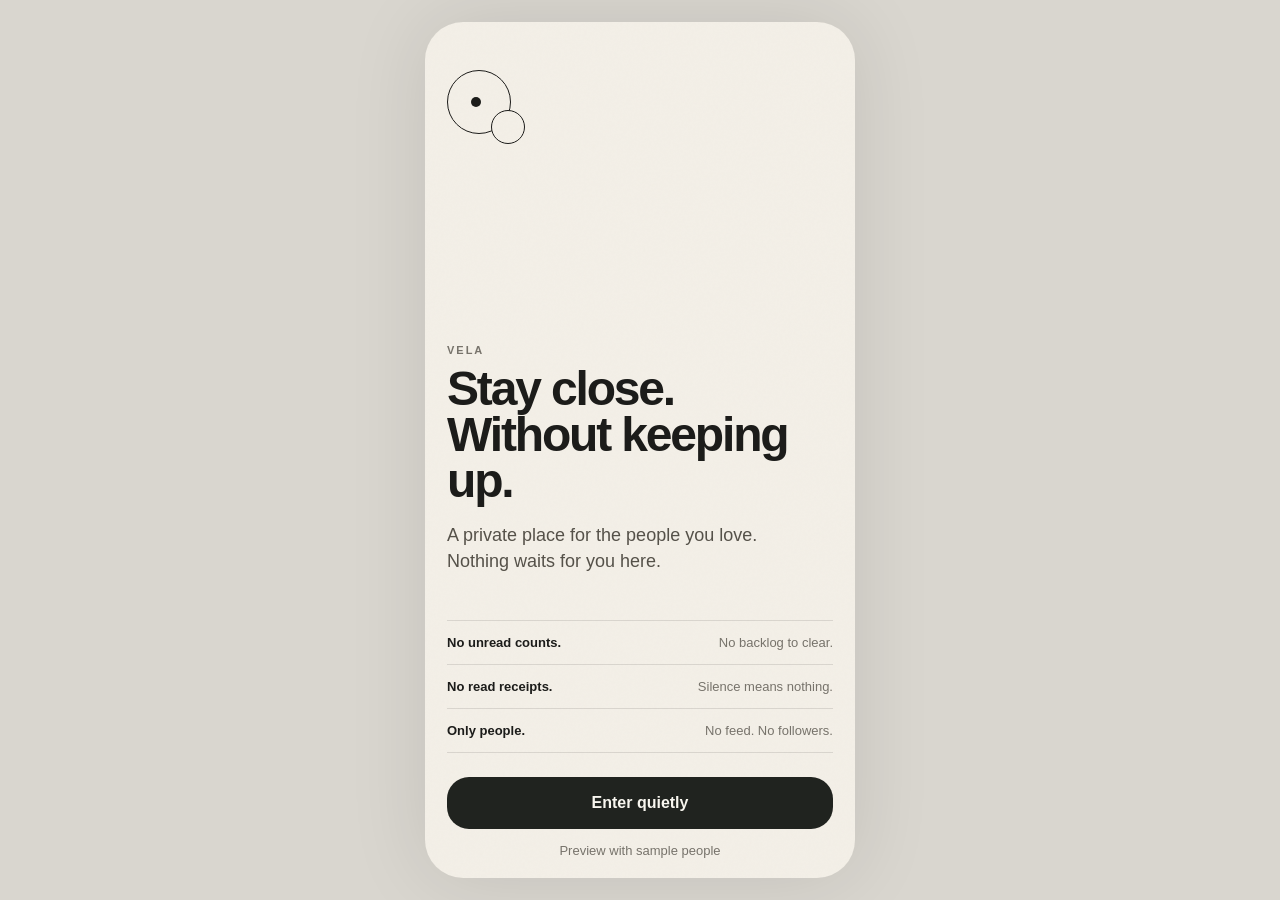
<file: index.html>
<!doctype html>
<html lang="en">
<head>
  <meta charset="utf-8" />
  <meta name="viewport" content="width=device-width,initial-scale=1,viewport-fit=cover,user-scalable=no" />
  <meta name="theme-color" content="#f3efe7" />
  <meta name="apple-mobile-web-app-capable" content="yes" />
  <meta name="apple-mobile-web-app-status-bar-style" content="default" />
  <meta name="apple-mobile-web-app-title" content="Vela" />
  <title>Vela — stay close, quietly</title>
  <link rel="manifest" href="./manifest.webmanifest" />
  <link rel="stylesheet" href="./styles.css" />
</head>
<body>
  <div id="app" class="app-shell">
    <section id="onboarding" class="screen onboarding" aria-label="Onboarding">
      <div class="brand-mark" aria-hidden="true"><span></span><span></span><span></span></div>
      <div class="onboarding-copy">
        <p class="eyebrow">VELA</p>
        <h1>Stay close.<br/>Without keeping up.</h1>
        <p class="lede">A private place for the people you love. Nothing waits for you here.</p>
      </div>
      <div class="onboarding-rules">
        <div><strong>No unread counts.</strong><span>No backlog to clear.</span></div>
        <div><strong>No read receipts.</strong><span>Silence means nothing.</span></div>
        <div><strong>Only people.</strong><span>No feed. No followers.</span></div>
      </div>
      <button id="startBtn" class="primary-btn">Enter quietly</button>
      <button id="demoSkip" class="text-btn">Preview with sample people</button>
    </section>

    <section id="home" class="screen home hidden" aria-label="Your people">
      <header class="topbar">
        <div>
          <p class="eyebrow">YOUR ROOM</p>
          <h2 id="dayGreeting">Good evening.</h2>
        </div>
        <button id="openDoorBtn" class="door-btn" aria-pressed="false">
          <span class="door-dot"></span><span id="doorLabel">Door closed</span>
        </button>
      </header>
      <main>
        <div id="room" class="room" aria-label="People in your circle">
          <div class="you-core" aria-label="You">
            <div class="you-avatar">E</div>
            <span>you</span>
          </div>
          <div class="orbit-line orbit-one"></div>
          <div class="orbit-line orbit-two"></div>
        </div>
        <div class="ambient-note"><span id="ambientText">Nothing needs your attention.</span></div>
      </main>
      <nav class="bottom-nav" aria-label="Primary">
        <button class="nav-item active" data-view="room"><span class="nav-glyph">○</span><span>Room</span></button>
        <button class="nav-item" data-view="moments"><span class="nav-glyph">⌁</span><span>Moments</span></button>
        <button class="nav-item" data-view="me"><span class="nav-glyph">·</span><span>You</span></button>
      </nav>
    </section>

    <section id="moments" class="screen hidden" aria-label="Moments">
      <header class="subbar">
        <button class="back-home" aria-label="Back">←</button>
        <div><p class="eyebrow">PASSING BY</p><h2>Moments</h2></div>
        <div class="header-spacer"></div>
      </header>
      <main class="moments-stream" id="momentsStream"></main>
      <p class="stream-end">That’s all. Nothing else to catch up on.</p>
      <nav class="bottom-nav" aria-label="Primary">
        <button class="nav-item" data-view="room"><span class="nav-glyph">○</span><span>Room</span></button>
        <button class="nav-item active" data-view="moments"><span class="nav-glyph">⌁</span><span>Moments</span></button>
        <button class="nav-item" data-view="me"><span class="nav-glyph">·</span><span>You</span></button>
      </nav>
    </section>

    <section id="me" class="screen hidden" aria-label="Your presence">
      <header class="subbar">
        <button class="back-home" aria-label="Back">←</button>
        <div><p class="eyebrow">YOUR PRESENCE</p><h2>You, right now</h2></div>
        <div class="header-spacer"></div>
      </header>
      <main class="me-content">
        <div class="presence-display">
          <div id="selfPulse" class="self-pulse"></div>
          <p id="selfStatusBig">around</p>
          <span id="selfStatusSub">People can leave things. No reply expected.</span>
        </div>
        <div class="status-picker" id="statusPicker">
          <button data-status="around"><span>around</span><small>normal, reachable eventually</small></button>
          <button data-status="bubble"><span>in my bubble</span><small>low bandwidth, still close</small></button>
          <button data-status="talk"><span>open to talk</span><small>calls and chats are welcome</small></button>
          <button data-status="busy"><span>busy</span><small>living life, check later</small></button>
          <button data-status="offline"><span>offline</span><small>away without explanation</small></button>
        </div>
        <div class="principle"><span>VELA RULE</span><p>Your status explains silence. It never apologizes for it.</p></div>
      </main>
      <nav class="bottom-nav" aria-label="Primary">
        <button class="nav-item" data-view="room"><span class="nav-glyph">○</span><span>Room</span></button>
        <button class="nav-item" data-view="moments"><span class="nav-glyph">⌁</span><span>Moments</span></button>
        <button class="nav-item active" data-view="me"><span class="nav-glyph">·</span><span>You</span></button>
      </nav>
    </section>

    <div id="personSheet" class="sheet-backdrop hidden" role="dialog" aria-modal="true" aria-labelledby="personName">
      <div class="sheet person-sheet">
        <button class="sheet-handle" id="closeSheet" aria-label="Close"></button>
        <div class="person-head">
          <div id="sheetAvatar" class="sheet-avatar"></div>
          <div><h3 id="personName"></h3><p id="personStatus"></p></div>
        </div>
        <div id="personLast" class="last-moment"></div>
        <div class="action-triad">
          <button id="touchBtn" class="action-btn"><span class="action-symbol">~</span><strong>touch</strong><small>just thought of you</small></button>
          <button id="dropBtn" class="action-btn"><span class="action-symbol">＋</span><strong>drop</strong><small>leave a little thing</small></button>
          <button id="needBtn" class="action-btn urgent"><span class="action-symbol">!</span><strong>need</strong><small>please notice this</small></button>
        </div>
        <p class="sheet-footnote">Touch and drop never ask for a reply. “Need” is intentionally rare.</p>
      </div>
    </div>

    <div id="composerSheet" class="sheet-backdrop hidden" role="dialog" aria-modal="true">
      <div class="sheet composer-sheet">
        <button class="sheet-handle" id="closeComposer" aria-label="Close"></button>
        <p class="eyebrow">DROP FOR <span id="composerPerson"></span></p>
        <textarea id="dropText" maxlength="180" placeholder="a thought, a detail, something small…"></textarea>
        <div class="composer-meta"><span>No reply expected</span><span id="charCount">0/180</span></div>
        <div class="composer-tools">
          <button id="photoStub" aria-label="Photo">□ photo</button>
          <button id="voiceStub" aria-label="Voice">◌ voice</button>
          <button id="sendDrop" class="send-drop">leave it here</button>
        </div>
      </div>
    </div>
    <div id="toast" class="toast hidden" role="status"></div>
  </div>
  <script src="./app.js"></script>
</body>
</html>
</file>
<file: styles.css>
:root {
  --paper: #f3efe7;
  --ink: #1c1c1a;
  --muted: #77736b;
  --line: rgba(28,28,26,.12);
  --deep: #20231f;
  --warm: #d8a26f;
  --soft-green: #8f9e87;
  --rose: #c8877f;
  --blue: #7d91a8;
  --purple: #91809e;
  --radius: 30px;
}
* { box-sizing: border-box; -webkit-tap-highlight-color: transparent; }
html, body { margin: 0; min-height: 100%; background: #d9d6cf; color: var(--ink); font-family: ui-rounded, "SF Pro Rounded", "SF Pro Display", Inter, -apple-system, BlinkMacSystemFont, "Segoe UI", sans-serif; }
body { display:flex; justify-content:center; min-height:100dvh; }
button, textarea { font: inherit; }
button { color: inherit; }
.app-shell { position: relative; width: min(100%, 430px); min-height: 100dvh; background: var(--paper); overflow: hidden; box-shadow: 0 0 80px rgba(0,0,0,.10); }
.app-shell::before { content:""; pointer-events:none; position:absolute; inset:0; opacity:.22; mix-blend-mode:multiply; background-image:url("data:image/svg+xml,%3Csvg viewBox='0 0 180 180' xmlns='http://www.w3.org/2000/svg'%3E%3Cfilter id='n'%3E%3CfeTurbulence type='fractalNoise' baseFrequency='.85' numOctaves='3' stitchTiles='stitch'/%3E%3C/filter%3E%3Crect width='100%25' height='100%25' filter='url(%23n)' opacity='.08'/%3E%3C/svg%3E"); z-index:30; }
.screen { min-height: 100dvh; position: relative; padding: env(safe-area-inset-top) 22px env(safe-area-inset-bottom); }
.hidden { display:none !important; }
.eyebrow { margin:0; font-size:11px; letter-spacing:.18em; text-transform:uppercase; font-weight:700; color:var(--muted); }
.onboarding { display:flex; flex-direction:column; padding-top:max(36px, env(safe-area-inset-top)); }
.brand-mark { width:78px; height:78px; position:relative; margin-top:8px; }
.brand-mark span { position:absolute; border:1.5px solid var(--ink); border-radius:50%; }
.brand-mark span:nth-child(1){width:64px;height:64px;left:0;top:4px;}
.brand-mark span:nth-child(2){width:34px;height:34px;right:0;bottom:0;background:var(--paper);}
.brand-mark span:nth-child(3){width:10px;height:10px;left:24px;top:31px;background:var(--ink);border:0;}
.onboarding-copy { margin-top:auto; padding-top:50px; }
.onboarding h1 { font-size:48px; line-height:.96; letter-spacing:-.045em; margin:10px 0 18px; max-width:360px; font-weight:600; }
.lede { font-size:18px; line-height:1.45; color:#555149; max-width:330px; margin:0; }
.onboarding-rules { border-top:1px solid var(--line); margin-top:46px; }
.onboarding-rules div { padding:14px 0; display:flex; justify-content:space-between; gap:14px; border-bottom:1px solid var(--line); font-size:13px; }
.onboarding-rules strong { font-weight:650; }
.onboarding-rules span { color:var(--muted); text-align:right; }
.primary-btn { margin-top:24px; border:0; background:var(--deep); color:#f9f7f0; padding:17px 20px; border-radius:22px; font-weight:650; font-size:16px; cursor:pointer; }
.text-btn { border:0; background:transparent; padding:14px; color:var(--muted); font-size:13px; cursor:pointer; margin-bottom:6px; }
.home { padding-bottom:94px; }
.topbar { display:flex; align-items:flex-start; justify-content:space-between; padding-top:18px; position:relative; z-index:4; }
.topbar h2,.subbar h2 { margin:5px 0 0; font-size:25px; letter-spacing:-.03em; font-weight:600; }
.door-btn { border:1px solid var(--line); background:rgba(255,255,255,.28); border-radius:999px; padding:10px 13px; display:flex; align-items:center; gap:8px; font-size:12px; cursor:pointer; backdrop-filter:blur(10px); }
.door-dot { width:8px;height:8px;border-radius:50%;background:#aaa59b; transition:.3s; }
.door-btn.open { background:#e1e9dc; border-color:rgba(90,110,83,.25); }
.door-btn.open .door-dot { background:#657a60; box-shadow:0 0 0 5px rgba(101,122,96,.11); }
.room { position:relative; height:620px; margin-top:2px; }
.orbit-line { position:absolute; border:1px solid rgba(28,28,26,.08); border-radius:50%; left:50%; top:49%; transform:translate(-50%,-50%); pointer-events:none; }
.orbit-one { width:255px;height:255px; }
.orbit-two { width:395px;height:395px; }
.you-core { position:absolute; z-index:2; left:50%; top:49%; transform:translate(-50%,-50%); display:flex; flex-direction:column; align-items:center; gap:7px; font-size:11px;color:var(--muted); }
.you-avatar { width:62px;height:62px;border-radius:50%;background:var(--deep);color:white;display:grid;place-items:center;font-size:22px;font-weight:650; box-shadow:0 0 0 10px rgba(32,35,31,.055); }
.person-node { position:absolute; z-index:3; transform:translate(-50%,-50%); display:flex; flex-direction:column; align-items:center; gap:6px; border:0; background:transparent; cursor:pointer; min-width:86px; }
.person-node .avatar { width:56px;height:56px;border-radius:50%; display:grid;place-items:center;font-size:18px;font-weight:650;color:#fff; position:relative; transition:transform .2s ease; }
.person-node:active .avatar { transform:scale(.94); }
.person-node .avatar::after { content:""; position:absolute; inset:-7px; border-radius:50%; border:1px solid currentColor; opacity:.13; }
.person-node .name { font-size:12px;font-weight:650; }
.person-node .status { font-size:10px;color:var(--muted); max-width:88px; white-space:nowrap; overflow:hidden;text-overflow:ellipsis; }
.person-node.open-person .avatar::before { content:""; position:absolute; width:9px;height:9px;border-radius:50%; background:#668360; right:0; bottom:2px; border:2px solid var(--paper); }
.touch-wave { position:absolute; z-index:1; border:1px solid rgba(50,50,45,.22); border-radius:50%; width:50px;height:50px; animation:wave 1.35s ease-out forwards; pointer-events:none; }
@keyframes wave { to{ width:150px;height:150px;opacity:0; } }
.ambient-note { text-align:center; font-size:12px; color:var(--muted); margin-top:-46px; letter-spacing:.01em; }
.bottom-nav { position:absolute; left:18px;right:18px;bottom:max(12px, env(safe-area-inset-bottom)); height:64px; display:grid;grid-template-columns:repeat(3,1fr); padding:5px; border-top:1px solid var(--line); background:rgba(243,239,231,.88); backdrop-filter:blur(18px); z-index:20; }
.nav-item { border:0;background:transparent;display:flex;flex-direction:column;align-items:center;justify-content:center;gap:3px;font-size:10px;color:#918d84;cursor:pointer; }
.nav-item.active { color:var(--ink); }
.nav-glyph { font-size:23px;height:23px;line-height:19px; }
.subbar { display:grid; grid-template-columns:40px 1fr 40px; align-items:center; padding-top:18px; }
.back-home { width:36px;height:36px;border-radius:50%;border:1px solid var(--line);background:transparent;font-size:18px;cursor:pointer; }
.header-spacer {width:36px;}
.moments-stream { padding:34px 0 110px; display:flex;flex-direction:column;gap:0; }
.moment { display:grid; grid-template-columns:46px 1fr; gap:12px; padding:20px 4px; border-bottom:1px solid var(--line); }
.moment-avatar { width:42px;height:42px;border-radius:50%;display:grid;place-items:center;color:white;font-weight:700; }
.moment-meta { display:flex;align-items:baseline;gap:8px; }
.moment-meta strong { font-size:13px; }
.moment-meta span { font-size:10px;color:var(--muted); }
.moment-body { margin:9px 0 0; font-size:18px;line-height:1.38;letter-spacing:-.01em; }
.moment-context { margin-top:10px; color:var(--muted); font-size:11px; }
.stream-end { position:absolute; bottom:95px; left:0;right:0;text-align:center;font-size:11px;color:var(--muted); }
.me-content { padding-top:25px; padding-bottom:100px; }
.presence-display { height:255px; display:flex;flex-direction:column; align-items:center;justify-content:center; text-align:center; position:relative; }
.self-pulse { position:absolute; width:170px;height:170px;border-radius:50%; border:1px solid rgba(28,28,26,.09); box-shadow:0 0 0 38px rgba(28,28,26,.025),0 0 0 76px rgba(28,28,26,.012); }
.presence-display p { position:relative;margin:0;font-size:35px;letter-spacing:-.035em;font-weight:560; }
.presence-display span { position:relative;margin-top:9px;max-width:250px;color:var(--muted);font-size:12px;line-height:1.45; }
.status-picker { border-top:1px solid var(--line); }
.status-picker button { width:100%;display:flex;flex-direction:column;align-items:flex-start;gap:3px;padding:15px 2px;border:0;border-bottom:1px solid var(--line);background:transparent;cursor:pointer;text-align:left; }
.status-picker button span { font-size:15px;font-weight:620; }
.status-picker button small { color:var(--muted);font-size:11px; }
.status-picker button.selected span::after { content:"  · current"; font-size:10px;color:#6b8064;text-transform:uppercase;letter-spacing:.08em; }
.principle { margin-top:24px; padding:19px; background:#e8e3da; border-radius:20px; }
.principle span { font-size:9px;letter-spacing:.16em;color:var(--muted);font-weight:750; }
.principle p { margin:8px 0 0;font-size:16px;line-height:1.4; }
.sheet-backdrop { position:absolute; inset:0; z-index:40; background:rgba(24,24,22,.28); backdrop-filter:blur(4px); display:flex; align-items:flex-end; }
.sheet { width:100%; background:#f7f3eb; border-radius:32px 32px 0 0; padding:12px 22px calc(25px + env(safe-area-inset-bottom)); animation:sheetIn .28s cubic-bezier(.2,.8,.2,1); box-shadow:0 -20px 70px rgba(0,0,0,.14); }
@keyframes sheetIn { from{ transform:translateY(24px);opacity:0;} }
.sheet-handle { display:block;width:44px;height:5px;border:0;border-radius:99px;background:#d1ccc3;margin:0 auto 22px;cursor:pointer; }
.person-head { display:flex;gap:13px;align-items:center; }
.sheet-avatar { width:57px;height:57px;border-radius:50%;display:grid;place-items:center;color:#fff;font-size:20px;font-weight:700; }
.person-head h3 { margin:0;font-size:25px;letter-spacing:-.03em; }
.person-head p { margin:4px 0 0;font-size:12px;color:var(--muted); }
.last-moment { margin-top:24px;padding:17px 0;border-top:1px solid var(--line);border-bottom:1px solid var(--line);font-size:15px;line-height:1.4;color:#4f4b45;min-height:54px; }
.action-triad { display:grid;grid-template-columns:repeat(3,1fr);gap:8px;margin-top:18px; }
.action-btn { min-height:105px;border:1px solid var(--line);border-radius:20px;background:transparent;padding:12px 8px;display:flex;flex-direction:column;align-items:center;justify-content:center;gap:4px;cursor:pointer; }
.action-btn .action-symbol {font-size:24px;font-weight:300;}
.action-btn strong {font-size:13px;}
.action-btn small {font-size:9px;color:var(--muted);line-height:1.2;}
.action-btn.urgent {border-color:rgba(162,91,83,.28);background:rgba(200,135,127,.07);}
.sheet-footnote {font-size:10px;color:var(--muted);text-align:center;margin:15px 15px 0;line-height:1.4;}
.composer-sheet textarea { width:100%;height:155px;resize:none;border:0;background:transparent;padding:22px 0;font-size:23px;line-height:1.3;outline:none;color:var(--ink); }
.composer-sheet textarea::placeholder {color:#aaa49a;}
.composer-meta {display:flex;justify-content:space-between;border-top:1px solid var(--line);padding-top:10px;font-size:10px;color:var(--muted);}
.composer-tools {display:grid;grid-template-columns:auto auto 1fr;gap:8px;margin-top:18px;}
.composer-tools button {border:1px solid var(--line);background:transparent;border-radius:16px;padding:13px 12px;font-size:11px;cursor:pointer;}
.composer-tools .send-drop {background:var(--deep);color:white;border-color:var(--deep);font-size:12px;font-weight:650;}
.toast { position:absolute;z-index:80;left:50%;bottom:100px;transform:translateX(-50%);background:var(--deep);color:white;border-radius:99px;padding:11px 16px;font-size:11px;box-shadow:0 7px 28px rgba(0,0,0,.18);white-space:nowrap;animation:toastIn .2s ease; }
@keyframes toastIn {from{opacity:0;transform:translate(-50%,8px)}}
@media (min-width: 500px) { .app-shell{ margin:22px 0; min-height:calc(100dvh - 44px); height:calc(100dvh - 44px); border-radius:38px; } .screen{min-height:100%;height:100%;overflow:auto;} .sheet-backdrop{border-radius:38px;} }
</file>
